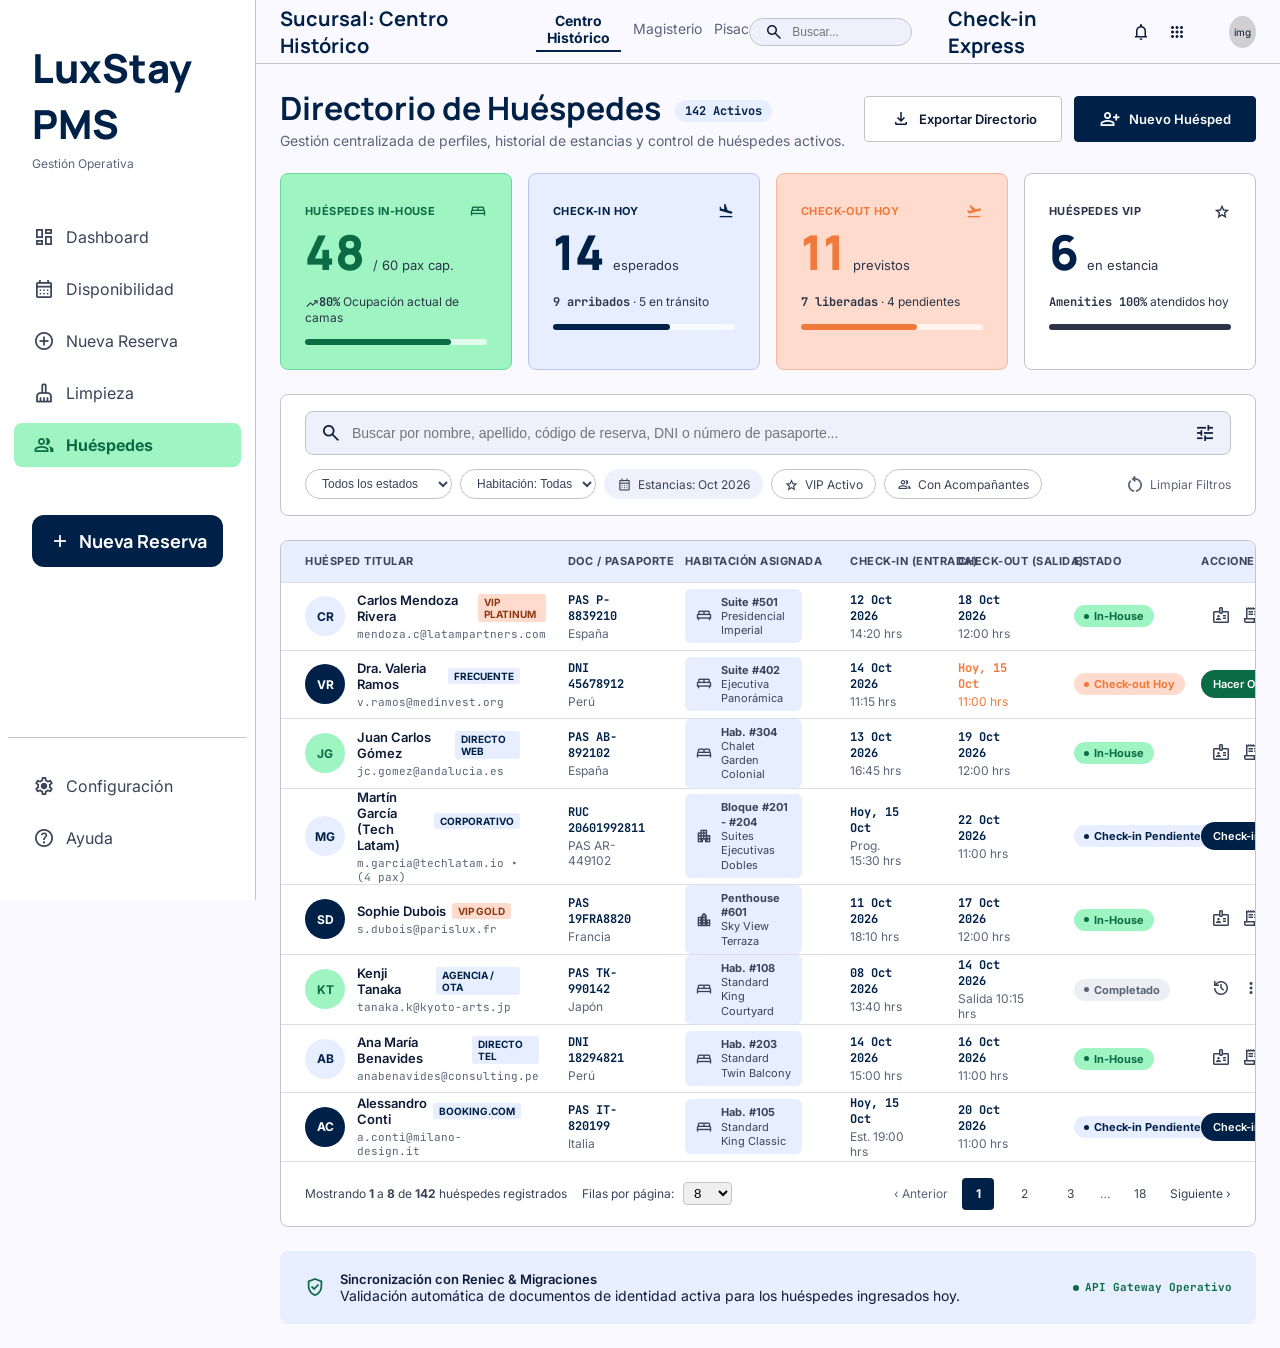
<file: Mod_Sistema de Gestion Hotelera/Modulo Huespedes/code.html>
<!DOCTYPE html>
<html lang="es">
<head>
  <meta charset="UTF-8">
  <meta name="viewport" content="width=device-width, initial-scale=1.0">
  <title>LuxStay PMS - Directorio de Huéspedes</title>
  <link href="https://fonts.googleapis.com/css2?family=Inter:wght@400;500;600;700&family=Manrope:wght@600;700;800&family=JetBrains+Mono:wght@500;700&display=swap" rel="stylesheet">
  <link href="https://fonts.googleapis.com/css2?family=Material+Symbols+Outlined:opsz,wght,FILL,GRAD@24,400,0,0" rel="stylesheet">
  <link rel="stylesheet" href="styles.css">
</head>
<body>

  <!-- ===== SIDEBAR: navegación entre módulos (igual que Limpieza) ===== -->
  <aside class="sidebar">
    <div>
      <div class="brand"><h1>LuxStay PMS</h1><p>Gestión Operativa</p></div>
      <nav class="nav-menu">
        <a href="../modulo_de_dashboard/code.html" class="nav-item"><span class="ms">dashboard</span>Dashboard</a>
        <a href="../Sistema Web Modulo de Disponibilidad/index.html" class="nav-item"><span class="ms">calendar_month</span>Disponibilidad</a>
        <a href="../modulo_nueva_reserva_paso_1/code.html" class="nav-item"><span class="ms">add_circle</span>Nueva Reserva</a>
        <a href="../modulo_de_limpieza_y_mantenimiento/code.html" class="nav-item"><span class="ms">cleaning_services</span>Limpieza</a>
        <!-- Módulo actual: Directorio de Huéspedes -->
        <a href="code.html" class="nav-item active"><span class="ms">group</span>Huéspedes</a>
      </nav>
      <a href="../modulo_nueva_reserva_paso_1/code.html" class="btn-new-res"><span class="ms">add</span>Nueva Reserva</a>
    </div>
    <div class="sidebar-bottom">
      <a href="#" class="nav-item"><span class="ms">settings</span>Configuración</a>
      <a href="#" class="nav-item"><span class="ms">help</span>Ayuda</a>
    </div>
  </aside>

  <div class="main-wrapper">

    <!-- ===== TOPBAR · HU-GU-01: Como recepcionista, quiero cambiar de sucursal para ver los huéspedes de cada hotel ===== -->
    <header class="topbar">
      <div class="branch-area">
        <span class="branch-title">Sucursal: Centro Histórico</span>
        <div class="branch-tabs" id="branchTabs">
          <button class="tab active">Centro Histórico</button>
          <button class="tab">Magisterio</button>
          <button class="tab">Pisac</button>
        </div>
      </div>
      <div class="top-right">
        <label class="search-pill"><span class="ms">search</span><input type="text" placeholder="Buscar..."></label>
        <a href="../modulo_nueva_reserva_paso_1/code.html" class="express-link">Check-in Express</a>
        <button class="btn-icon" title="Notificaciones"><span class="ms">notifications</span></button>
        <button class="btn-icon" title="Aplicaciones"><span class="ms">apps</span></button>
        <div class="avatar">img</div>
      </div>
    </header>

    <main class="content">

      <!-- ===== ENCABEZADO · HU-GU-06: Como recepcionista, quiero registrar un nuevo huésped y exportar el directorio ===== -->
      <div class="page-header">
        <div>
          <h2>Directorio de Huéspedes <span class="title-badge" id="activeBadge">142 Activos</span></h2>
          <p>Gestión centralizada de perfiles, historial de estancias y control de huéspedes activos.</p>
        </div>
        <div class="header-actions">
          <button class="btn-outline" id="btnExport"><span class="ms">download</span>Exportar Directorio</button>
          <button class="btn-dark" id="btnNew"><span class="ms">person_add</span>Nuevo Huésped</button>
        </div>
      </div>

      <!-- ===== INDICADORES · HU-GU-02: Como supervisor, quiero ver huéspedes in-house, check-in/out de hoy y VIP para organizar el turno.
           (Las tarjetas se generan desde script.js según la sucursal) ===== -->
      <section class="kpi-grid" id="kpiGrid"></section>

      <!-- ===== BÚSQUEDA Y FILTROS · HU-GU-03: Como recepcionista, quiero buscar y filtrar huéspedes por nombre, documento, estado y habitación ===== -->
      <section class="filters-card">
        <label class="search-big">
          <span class="ms">search</span>
          <input type="text" id="searchInput" placeholder="Buscar por nombre, apellido, código de reserva, DNI o número de pasaporte...">
          <span class="ms">tune</span>
        </label>
        <div class="chips">
          <select class="chip" id="fState">
            <option value="all">Todos los estados</option>
            <option value="inhouse">En Casa (In-House)</option>
            <option value="outtoday">Check-out Hoy</option>
            <option value="pending">Check-in Pendiente</option>
            <option value="done">Completado</option>
          </select>
          <select class="chip" id="fRoom">
            <option value="all">Habitación: Todas</option>
            <option value="s">Suites</option>
            <option value="h">Habitaciones</option>
            <option value="o">Cabañas / Otros</option>
          </select>
          <span class="chip chip-static"><span class="ms">calendar_month</span>Estancias: Oct 2026</span>
          <button class="chip" id="chipVip"><span class="ms">star</span>VIP Activo</button>
          <button class="chip" id="chipPax"><span class="ms">group</span>Con Acompañantes</button>
          <button class="clear-link" id="btnClear"><span class="ms">restart_alt</span>Limpiar Filtros</button>
        </div>
      </section>

      <!-- ===== LISTADO · HU-GU-04: Como recepcionista, quiero ver documento, habitación, fechas y estado de cada huésped.
                         HU-GU-05: Como recepcionista, quiero hacer Check-in / Check-out desde la lista. ===== -->
      <section class="table-card">
        <table class="gtable">
          <colgroup><col style="width:27%"><col style="width:12%"><col style="width:17%"><col style="width:11%"><col style="width:12%"><col style="width:13%"><col></colgroup>
          <thead>
            <tr><th>HUÉSPED TITULAR</th><th>DOC / PASAPORTE</th><th>HABITACIÓN ASIGNADA</th><th>CHECK-IN (ENTRADA)</th><th>CHECK-OUT (SALIDA)</th><th>ESTADO</th><th class="th-actions">ACCIONES</th></tr>
          </thead>
          <tbody id="guestsBody"></tbody>
        </table>
        <!-- Paginación (visual) -->
        <div class="table-foot">
          <div><span id="footInfo"></span> &nbsp;&nbsp;&nbsp; Filas por página: <select><option>8</option><option>16</option></select></div>
          <div class="pager" id="pager"></div>
        </div>
      </section>

      <!-- Banner informativo: validación de identidad -->
      <div class="sync-banner">
        <div><span class="ms">verified_user</span><div><b>Sincronización con Reniec &amp; Migraciones</b>Validación automática de documentos de identidad activa para los huéspedes ingresados hoy.</div></div>
        <span class="api-ok">API Gateway Operativo</span>
      </div>
    </main>
  </div>

  <div class="toast" id="toast"></div>
  <script src="script.js"></script>
</body>
</html>
</file>
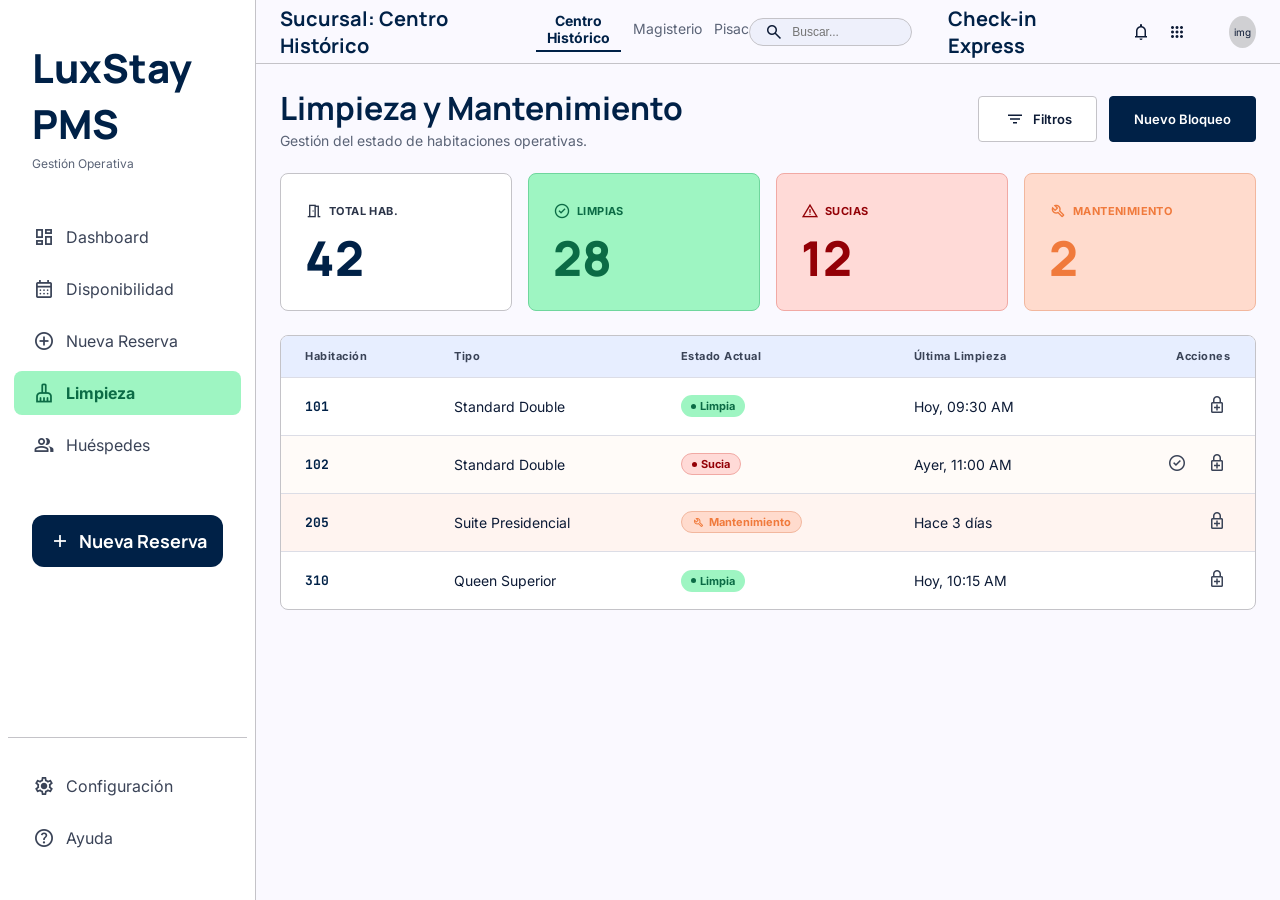
<file: Mod_Sistema de Gestion Hotelera/Modulo Mantenimiento y Limpieza/code.html>
<!DOCTYPE html>
<html lang="es">
<head>
  <meta charset="UTF-8">
  <meta name="viewport" content="width=device-width, initial-scale=1.0">
  <title>LuxStay PMS - Limpieza y Mantenimiento</title>
  <!-- Tipografías: Manrope (títulos), Inter (texto), JetBrains Mono (N° de habitación) e iconos Material Symbols (los del diseño) -->
  <link href="https://fonts.googleapis.com/css2?family=Inter:wght@400;500;600;700&family=Manrope:wght@600;700;800&family=JetBrains+Mono:wght@700&display=swap" rel="stylesheet">
  <link href="https://fonts.googleapis.com/css2?family=Material+Symbols+Outlined:opsz,wght,FILL,GRAD@24,400,0,0" rel="stylesheet">
  <link rel="stylesheet" href="styles.css">
</head>
<body>

  <!-- ===== SIDEBAR: menú de navegación entre módulos ===== -->
  <aside class="sidebar">
    <div>
      <div class="brand">
        <h1>LuxStay PMS</h1>
        <p>Gestión Operativa</p>
      </div>

      <nav class="nav-menu">
        <a href="../modulo_de_dashboard/code.html" class="nav-item"><span class="ms">dashboard</span>Dashboard</a>
        <!-- Módulo de tu compañero (Disponibilidad). Ajusta la ruta si renombran la carpeta -->
        <a href="../Sistema Web Modulo de Disponibilidad/index.html" class="nav-item"><span class="ms">calendar_month</span>Disponibilidad</a>
        <a href="../modulo_nueva_reserva_paso_1/code.html" class="nav-item"><span class="ms">add_circle</span>Nueva Reserva</a>
        <!-- Módulo actual: Limpieza y Mantenimiento -->
        <a href="code.html" class="nav-item active"><span class="ms">cleaning_services</span>Limpieza</a>
        <a href="../modulo_de_huespedes_directorio/code.html" class="nav-item"><span class="ms">group</span>Huéspedes</a>
      </nav>

      <a href="../modulo_nueva_reserva_paso_1/code.html" class="btn-new-res"><span class="ms">add</span>Nueva Reserva</a>
    </div>

    <div class="sidebar-bottom">
      <a href="#" class="nav-item"><span class="ms">settings</span>Configuración</a>
      <a href="#" class="nav-item"><span class="ms">help</span>Ayuda</a>
    </div>
  </aside>

  <div class="main-wrapper">

    <!-- ===== TOPBAR =====
         HU-LM-01: Como recepcionista/ama de llaves, quiero ver y cambiar de sucursal
         para gestionar la limpieza de cada hotel. -->
    <header class="topbar">
      <div class="branch-area">
        <span class="branch-title">Sucursal: Centro Histórico</span>
        <div class="branch-tabs" id="branchTabs">
          <button class="tab active">Centro Histórico</button>
          <button class="tab">Magisterio</button>
          <button class="tab">Pisac</button>
        </div>
      </div>

      <div class="top-right">
        <!-- Buscador: filtra la tabla por N° de habitación o tipo -->
        <label class="search-pill">
          <span class="ms">search</span>
          <input type="text" id="searchInput" placeholder="Buscar...">
        </label>
        <a href="../modulo_nueva_reserva_paso_1/code.html" class="express-link">Check-in Express</a>
        <button class="btn-icon" title="Notificaciones"><span class="ms">notifications</span></button>
        <button class="btn-icon" title="Aplicaciones"><span class="ms">apps</span></button>
        <!-- Placeholder de la foto de perfil: reemplazar por <img src="..."> -->
        <div class="avatar">img</div>
      </div>
    </header>

    <main class="content">

      <!-- ===== ENCABEZADO DE PÁGINA =====
           HU-LM-05: Como ama de llaves, quiero filtrar habitaciones por estado.
           HU-LM-04: Como técnico/recepcionista, quiero crear un bloqueo por mantenimiento. -->
      <div class="page-header">
        <div>
          <h2>Limpieza y Mantenimiento</h2>
          <p>Gestión del estado de habitaciones operativas.</p>
        </div>
        <div class="header-actions">
          <button class="btn-outline" id="btnFilters"><span class="ms">filter_list</span>Filtros</button>
          <button class="btn-dark" id="btnNewBlock">Nuevo Bloqueo</button>
        </div>
      </div>

      <!-- Panel de filtros (se muestra al pulsar "Filtros") -->
      <div class="filter-panel hidden" id="filterPanel">
        <label>Estado:
          <select id="statusFilter">
            <option value="all">Todos</option>
            <option value="limpia">Limpia</option>
            <option value="sucia">Sucia</option>
            <option value="mantenimiento">Mantenimiento</option>
          </select>
        </label>
      </div>

      <!-- ===== RESUMEN DE ESTADOS =====
           HU-LM-02: Como ama de llaves, quiero ver el total de habitaciones limpias,
           sucias y en mantenimiento para priorizar mi turno. -->
      <section class="kpi-grid">
        <div class="kpi kpi-total">
          <span class="kpi-label"><span class="ms">meeting_room</span>Total Hab.</span>
          <strong id="kTotal">42</strong>
        </div>
        <div class="kpi kpi-clean">
          <span class="kpi-label"><span class="ms">check_circle</span>Limpias</span>
          <strong id="kClean">28</strong>
        </div>
        <div class="kpi kpi-dirty">
          <span class="kpi-label"><span class="ms">warning</span>Sucias</span>
          <strong id="kDirty">12</strong>
        </div>
        <div class="kpi kpi-maint">
          <span class="kpi-label"><span class="ms">build</span>Mantenimiento</span>
          <strong id="kMaint">2</strong>
        </div>
      </section>

      <!-- ===== TABLA DE HABITACIONES =====
           HU-LM-03: Como ama de llaves, quiero ver el estado y la última limpieza de cada
           habitación, y marcarla como limpia (✓) o bloquearla por mantenimiento (candado). -->
      <section class="table-card">
        <table>
          <colgroup><col style="width:15.3%"><col style="width:23.3%"><col style="width:23.9%"><col></colgroup>
          <thead>
            <tr>
              <th>Habitación</th>
              <th>Tipo</th>
              <th>Estado Actual</th>
              <th>Última Limpieza</th>
              <th class="th-actions">Acciones</th>
            </tr>
          </thead>
          <!-- Filas generadas desde script.js (datos de ejemplo) -->
          <tbody id="roomsBody"></tbody>
        </table>
      </section>
    </main>
  </div>

  <!-- ===== MODAL: NUEVO BLOQUEO (HU-LM-04) ===== -->
  <div class="modal-overlay hidden" id="modalBlock">
    <div class="modal-card">
      <div class="modal-head">
        <h3>Nuevo Bloqueo por Mantenimiento</h3>
        <button class="btn-icon" id="closeModal" title="Cerrar"><span class="ms">close</span></button>
      </div>
      <div class="modal-body">
        <label>Habitación
          <select id="blockRoom"></select>
        </label>
        <label>Motivo técnico
          <input type="text" id="blockReason" placeholder="Ej: Fuga de agua, falla de A/C...">
        </label>
        <div class="modal-actions">
          <button class="btn-outline" id="cancelModal">Cancelar</button>
          <button class="btn-dark" id="confirmBlock">Confirmar Bloqueo</button>
        </div>
      </div>
    </div>
  </div>

  <div class="toast" id="toast"></div>
  <script src="script.js"></script>
</body>
</html>
</file>
<file: Mod_Sistema de Gestion Hotelera/Modulo Huespedes/styles.css>
/* ===== VARIABLES (colores tomados del diseño) ===== */
:root {
  --bg: #faf9ff; --navy: #002147; --mint: #9ef5c2; --green: #0b6b45;
  --red-bg: #ffdad7; --red: #930006; --orange-bg: #ffdbcd; --orange: #f07a3c;
  --head: #e7eeff; --line: #c4c3c8; --text: #0d1b36; --muted: #5b6477;
}
* { margin: 0; padding: 0; box-sizing: border-box; }
body { display: flex; min-height: 100vh; background: var(--bg); color: var(--text); font-family: Inter, system-ui, sans-serif; }
a { color: inherit; text-decoration: none; }
button { font-family: inherit; cursor: pointer; }
.hidden { display: none !important; }

/* Iconos Material Symbols */
.ms { font-family: 'Material Symbols Outlined'; font-weight: 400; font-style: normal; font-size: 22px; line-height: 1;
  display: inline-block; white-space: nowrap; letter-spacing: normal; text-transform: none; font-feature-settings: 'liga'; -webkit-font-smoothing: antialiased; }

/* ===== SIDEBAR ===== */
.sidebar { width: 256px; flex-shrink: 0; background: #fff; border-right: 1px solid var(--line); padding: 40px 0; display: flex; flex-direction: column; justify-content: space-between; position: sticky; top: 0; height: 100vh; }
.brand { padding: 0 32px; margin-bottom: 44px; }
.brand h1 { font: 800 40px/56px Manrope, sans-serif; color: var(--navy); }
.brand p { font-size: 12px; color: var(--muted); margin-top: 4px; }
.nav-menu { display: flex; flex-direction: column; gap: 8px; }
.nav-item { display: flex; align-items: center; gap: 11px; height: 44px; margin: 0 14px; padding: 0 19px; border-radius: 8px; font-size: 16px; color: #3a4357; }
.nav-item:hover { background: #f0f2fe; }
.nav-item.active { background: var(--mint); color: var(--green); font-weight: 700; }
.btn-new-res { margin: 48px 32px 0; height: 52px; display: flex; align-items: center; justify-content: center; gap: 8px; background: var(--navy); color: #fff; border-radius: 12px; font: 700 18px Manrope, sans-serif; }
.sidebar-bottom { margin: 0 8px; padding: 26px 6px 0; border-top: 1px solid var(--line); display: flex; flex-direction: column; gap: 8px; }
.sidebar-bottom .nav-item { margin: 0; }

/* ===== TOPBAR ===== */
.main-wrapper { flex: 1; min-width: 0; }
.topbar { height: 64px; border-bottom: 1px solid var(--line); display: flex; justify-content: space-between; align-items: center; padding: 0 24px; }
.branch-area { display: flex; align-items: center; gap: 24px; }
.branch-title { font: 700 20px Manrope, sans-serif; color: var(--navy); }
.branch-tabs { display: flex; gap: 12px; }
.tab { background: none; border: none; border-bottom: 2px solid transparent; font-size: 14px; color: var(--muted); padding: 0 0 4px; }
.tab.active { color: var(--navy); font-weight: 700; border-color: var(--navy); }
.top-right { display: flex; align-items: center; gap: 16px; }
.search-pill { display: flex; align-items: center; gap: 8px; width: 190px; height: 28px; padding: 0 14px; margin-right: 20px; background: #eef0fb; border: 1px solid var(--line); border-radius: 14px; }
.search-pill .ms { font-size: 20px; }
.search-pill input { border: none; background: none; outline: none; font-size: 12px; width: 100%; }
.express-link { font: 700 20px Manrope, sans-serif; color: var(--navy); margin-right: 26px; }
.btn-icon { background: none; border: none; color: var(--text); display: flex; }
.btn-icon .ms { font-size: 20px; }
.avatar { width: 32px; height: 32px; margin-left: 26px; border-radius: 50%; background: #d0d0d3; font-size: 10px; display: flex; align-items: center; justify-content: center; }

/* ===== CONTENIDO ===== */
.content { padding: 24px; display: flex; flex-direction: column; gap: 24px; }
.page-header { display: flex; justify-content: space-between; align-items: center; }
.page-header h2 { font: 700 32px/40px Manrope, sans-serif; color: var(--navy); }
.page-header p { font-size: 14px; color: var(--muted); margin-top: 4px; }
.header-actions { display: flex; gap: 12px; }
.btn-outline, .btn-dark { display: flex; align-items: center; justify-content: center; gap: 8px; height: 46px; padding: 0 24px; border-radius: 4px; font-size: 13px; font-weight: 600; }
.btn-outline { background: #fff; border: 1px solid var(--line); color: var(--text); padding: 0 24px 0 26px; }
.btn-outline .ms { font-size: 20px; }
.btn-dark { background: var(--navy); border: 1px solid var(--navy); color: #fff; }
.btn-dark:hover { opacity: .9; }
.filter-panel { background: #fff; border: 1px solid var(--line); border-radius: 8px; padding: 12px 16px; font-size: 14px; }
.filter-panel select { margin-left: 8px; padding: 4px 8px; }

/* Tarjetas de resumen */
.kpi-grid { display: grid; grid-template-columns: repeat(4, 1fr); gap: 16px; }
.kpi { border: 1px solid var(--line); border-radius: 8px; padding: 28px 24px 24px; height: 138px; display: flex; flex-direction: column; justify-content: space-between; }
.kpi-label { display: flex; align-items: center; gap: 6px; font-size: 11px; font-weight: 700; text-transform: uppercase; letter-spacing: .4px; }
.kpi-label .ms { font-size: 18px; }
.kpi strong { font: 800 48px/1 Manrope, sans-serif; margin-bottom: 4px; }
.kpi-total { background: #fff; color: #2b3448; } .kpi-total strong { color: var(--navy); }
.kpi-clean { background: var(--mint); border-color: #6fd69d; color: var(--green); }
.kpi-dirty { background: var(--red-bg); border-color: #f1a9a4; color: var(--red); }
.kpi-maint { background: var(--orange-bg); border-color: #f2b79e; color: var(--orange); }

/* Tabla */
.table-card { background: #fff; border: 1px solid var(--line); border-radius: 8px; overflow: hidden; }
table { width: 100%; border-collapse: collapse; table-layout: fixed; font-size: 14px; }
th { background: var(--head); text-align: left; height: 41px; padding: 0 24px; font-size: 11px; font-weight: 700; color: #3a4357; letter-spacing: .5px; }
td { height: 58px; padding: 0 24px; border-top: 1px solid #dcdde6; }
th.th-actions { text-align: right; padding-right: 25px; }
td.actions { text-align: right; padding-right: 28px; white-space: nowrap; }
.room-num { font: 700 13px 'JetBrains Mono', monospace; color: var(--navy); }
tr.row-sucia { background: #fffbf8; }
tr.row-mantenimiento { background: #fff4f0; }
.badge { display: inline-flex; align-items: center; gap: 4px; height: 22px; padding: 0 10px; border-radius: 99px; font-size: 11px; font-weight: 700; }
.badge .ms { font-size: 13px; }
.b-limpia::before, .b-sucia::before { content: ''; width: 5px; height: 5px; border-radius: 50%; background: currentColor; }
.b-limpia { background: var(--mint); color: var(--green); }
.b-sucia { background: var(--red-bg); color: var(--red); border: 1px solid #f1a9a4; }
.b-mantenimiento { background: var(--orange-bg); color: var(--orange); border: 1px solid #f2b79e; }
.actions button { background: none; border: none; color: #3a4357; margin-left: 16px; vertical-align: middle; }
.actions button:hover { color: var(--green); }
.actions .ms { font-size: 20px; }
.empty { text-align: center; color: var(--muted); }

/* Modal y aviso */
.modal-overlay { position: fixed; inset: 0; background: rgba(0,33,71,.45); display: flex; align-items: center; justify-content: center; z-index: 50; }
.modal-card { background: #fff; border-radius: 10px; width: 100%; max-width: 420px; overflow: hidden; }
.modal-head { background: var(--navy); color: #fff; padding: 14px 18px; display: flex; justify-content: space-between; align-items: center; }
.modal-head h3 { font: 700 15px Manrope, sans-serif; }
.modal-head .btn-icon { color: #fff; }
.modal-body { padding: 20px; display: flex; flex-direction: column; gap: 14px; font-size: 13px; font-weight: 600; }
.modal-body select, .modal-body input { display: block; width: 100%; margin-top: 6px; padding: 9px; border: 1px solid var(--line); border-radius: 6px; font: 400 13px Inter, sans-serif; }
.modal-actions { display: flex; gap: 10px; justify-content: flex-end; }
.toast { position: fixed; bottom: 20px; right: 20px; background: var(--navy); color: #fff; padding: 12px 18px; border-radius: 8px; font-size: 13px; opacity: 0; transform: translateY(80px); transition: .3s; z-index: 100; }
.toast.show { opacity: 1; transform: none; }

@media (max-width: 900px) {
  .sidebar { display: none; }
  .kpi-grid { grid-template-columns: repeat(2, 1fr); }
  .topbar { flex-wrap: wrap; height: auto; padding: 12px; gap: 8px; }
  .table-card { overflow-x: auto; }
}

/* ===================== ESTILOS PROPIOS: DIRECTORIO DE HUÉSPEDES ===================== */
.title-badge { font: 700 12px 'JetBrains Mono', monospace; background: var(--head); color: var(--navy); padding: 3px 10px; border-radius: 99px; vertical-align: middle; margin-left: 8px; }
.kpi-g { height: auto; gap: 8px; justify-content: flex-start; }
.kpi-g .kpi-label { justify-content: space-between; }
.kpi-g .kpi-label span:first-child { display: flex; align-items: center; gap: 6px; }
.kpi-blue { background: var(--head); border-color: #b9c7ee; color: var(--navy); }
.num { display: flex; align-items: baseline; gap: 8px; }
.num small { font-size: 13px; color: #2b3448; }
.kpi-sub { font-size: 12px; color: #2b3448; margin-top: 6px; }
.kpi-sub b { font-family: 'JetBrains Mono', monospace; }
.bar { height: 6px; border-radius: 99px; background: rgba(255,255,255,.7); margin-top: 6px; }
.bar i { display: block; height: 100%; border-radius: 99px; background: currentColor; }

/* Búsqueda y chips de filtro */
.filters-card { background: #fff; border: 1px solid var(--line); border-radius: 8px; padding: 16px 24px; display: flex; flex-direction: column; gap: 14px; }
.search-big { display: flex; align-items: center; gap: 10px; height: 44px; padding: 0 14px; background: #eef0fb; border: 1px solid var(--line); border-radius: 8px; }
.search-big input { flex: 1; border: none; background: none; outline: none; font-size: 14px; }
.chips { display: flex; align-items: center; gap: 8px; flex-wrap: wrap; }
.chip { display: inline-flex; align-items: center; gap: 6px; height: 30px; padding: 0 12px; border: 1px solid var(--line); border-radius: 99px; background: #fff; font-size: 12px; color: #3a4357; }
.chip .ms { font-size: 15px; }
select.chip { padding-right: 6px; cursor: pointer; }
button.chip { cursor: pointer; font-family: inherit; }
.chip.on { background: var(--navy); border-color: var(--navy); color: #fff; }
.chip-static { background: #eef0fb; border-color: transparent; }
.clear-link { margin-left: auto; background: none; border: none; font-size: 12px; color: var(--muted); display: flex; align-items: center; gap: 4px; cursor: pointer; }

/* Tabla de huéspedes */
.gtable td { height: 68px; }
.gtable th { white-space: nowrap; }
.guest { display: flex; align-items: center; gap: 12px; }
.gav { width: 40px; height: 40px; border-radius: 50%; display: flex; align-items: center; justify-content: center; font-size: 12px; font-weight: 700; flex-shrink: 0; }
.av0 { background: var(--head); color: var(--navy); } .av1 { background: var(--navy); color: #fff; } .av2 { background: var(--mint); color: var(--green); }
.gname { font-size: 13px; font-weight: 600; display: flex; align-items: center; gap: 6px; }
.gmail, .mono, .doc { font-family: 'JetBrains Mono', monospace; }
.gmail { font-size: 11px; color: var(--muted); margin-top: 3px; }
.tag { font-size: 10px; font-weight: 700; text-transform: uppercase; padding: 2px 6px; border-radius: 3px; background: var(--head); color: var(--navy); }
.tag-vip { background: var(--orange-bg); color: #8a3a12; }
.doc, .mono { font-size: 12px; font-weight: 700; color: var(--navy); }
.sub { font-size: 12px; color: var(--muted); margin-top: 2px; }
.warn { color: var(--orange); }
.room-chip { display: inline-flex; align-items: center; gap: 8px; background: var(--head); border-radius: 6px; padding: 6px 10px; color: #3a4357; }
.room-chip div { display: flex; flex-direction: column; font-size: 11px; line-height: 1.3; }
.room-chip b { font-weight: 700; }
.room-chip .ms { font-size: 18px; }
.pill { display: inline-flex; align-items: center; gap: 5px; height: 22px; padding: 0 10px; border-radius: 99px; font-size: 11px; font-weight: 700; white-space: nowrap; }
.pill::before { content: ''; width: 5px; height: 5px; border-radius: 50%; background: currentColor; }
.p-green { background: var(--mint); color: var(--green); } .p-orange { background: var(--orange-bg); color: var(--orange); }
.p-blue { background: var(--head); color: var(--navy); } .p-gray { background: #eceef4; color: var(--muted); }
.actions .ic { margin-left: 10px; }
.actions .btn-mini { margin: 0 4px 0 0; height: 28px; padding: 0 12px; border-radius: 99px; font-size: 11px; font-weight: 600; color: #fff; }
.btn-mini.green { background: var(--green); } .btn-mini.navy { background: var(--navy); }
.gtable .actions { padding-right: 20px; }

/* Pie de tabla y paginación */
.table-foot { display: flex; justify-content: space-between; align-items: center; padding: 16px 24px; border-top: 1px solid #dcdde6; font-size: 12px; color: #3a4357; }
.table-foot select { margin-left: 6px; padding: 2px 6px; border: 1px solid var(--line); border-radius: 4px; }
.pager { display: flex; align-items: center; gap: 14px; }
.pager .pg { min-width: 32px; height: 32px; border-radius: 4px; display: flex; align-items: center; justify-content: center; }
.pager .pg.on { background: var(--navy); color: #fff; font-weight: 700; }
.pager .dim { color: var(--muted); }
.sync-banner { display: flex; justify-content: space-between; align-items: center; background: var(--head); border-radius: 8px; padding: 20px 24px; font-size: 14px; }
.sync-banner > div { display: flex; align-items: center; gap: 14px; } .sync-banner b { display: block; font-size: 13px; font-weight: 600; }
.sync-banner .ms { color: var(--green); }
.api-ok { font: 700 11px 'JetBrains Mono', monospace; color: var(--green); }
.api-ok::before { content: ''; display: inline-block; width: 6px; height: 6px; border-radius: 50%; background: var(--green); margin-right: 6px; }
@media (max-width: 1100px) { .gtable { min-width: 980px; } .kpi-grid { grid-template-columns: repeat(2, 1fr); } }
</file>
<file: Mod_Sistema de Gestion Hotelera/Modulo Mantenimiento y Limpieza/styles.css>
/* ===== VARIABLES (colores tomados del diseño) ===== */
:root {
  --bg: #faf9ff; --navy: #002147; --mint: #9ef5c2; --green: #0b6b45;
  --red-bg: #ffdad7; --red: #930006; --orange-bg: #ffdbcd; --orange: #f07a3c;
  --head: #e7eeff; --line: #c4c3c8; --text: #0d1b36; --muted: #5b6477;
}
* { margin: 0; padding: 0; box-sizing: border-box; }
body { display: flex; min-height: 100vh; background: var(--bg); color: var(--text); font-family: Inter, system-ui, sans-serif; }
a { color: inherit; text-decoration: none; }
button { font-family: inherit; cursor: pointer; }
.hidden { display: none !important; }

/* Iconos Material Symbols */
.ms { font-family: 'Material Symbols Outlined'; font-weight: 400; font-style: normal; font-size: 22px; line-height: 1;
  display: inline-block; white-space: nowrap; letter-spacing: normal; text-transform: none; font-feature-settings: 'liga'; -webkit-font-smoothing: antialiased; }

/* ===== SIDEBAR ===== */
.sidebar { width: 256px; flex-shrink: 0; background: #fff; border-right: 1px solid var(--line); padding: 40px 0; display: flex; flex-direction: column; justify-content: space-between; position: sticky; top: 0; height: 100vh; }
.brand { padding: 0 32px; margin-bottom: 44px; }
.brand h1 { font: 800 40px/56px Manrope, sans-serif; color: var(--navy); }
.brand p { font-size: 12px; color: var(--muted); margin-top: 4px; }
.nav-menu { display: flex; flex-direction: column; gap: 8px; }
.nav-item { display: flex; align-items: center; gap: 11px; height: 44px; margin: 0 14px; padding: 0 19px; border-radius: 8px; font-size: 16px; color: #3a4357; }
.nav-item:hover { background: #f0f2fe; }
.nav-item.active { background: var(--mint); color: var(--green); font-weight: 700; }
.btn-new-res { margin: 48px 32px 0; height: 52px; display: flex; align-items: center; justify-content: center; gap: 8px; background: var(--navy); color: #fff; border-radius: 12px; font: 700 18px Manrope, sans-serif; }
.sidebar-bottom { margin: 0 8px; padding: 26px 6px 0; border-top: 1px solid var(--line); display: flex; flex-direction: column; gap: 8px; }
.sidebar-bottom .nav-item { margin: 0; }

/* ===== TOPBAR ===== */
.main-wrapper { flex: 1; min-width: 0; }
.topbar { height: 64px; border-bottom: 1px solid var(--line); display: flex; justify-content: space-between; align-items: center; padding: 0 24px; }
.branch-area { display: flex; align-items: center; gap: 24px; }
.branch-title { font: 700 20px Manrope, sans-serif; color: var(--navy); }
.branch-tabs { display: flex; gap: 12px; }
.tab { background: none; border: none; border-bottom: 2px solid transparent; font-size: 14px; color: var(--muted); padding: 0 0 4px; }
.tab.active { color: var(--navy); font-weight: 700; border-color: var(--navy); }
.top-right { display: flex; align-items: center; gap: 16px; }
.search-pill { display: flex; align-items: center; gap: 8px; width: 190px; height: 28px; padding: 0 14px; margin-right: 20px; background: #eef0fb; border: 1px solid var(--line); border-radius: 14px; }
.search-pill .ms { font-size: 20px; }
.search-pill input { border: none; background: none; outline: none; font-size: 12px; width: 100%; }
.express-link { font: 700 20px Manrope, sans-serif; color: var(--navy); margin-right: 26px; }
.btn-icon { background: none; border: none; color: var(--text); display: flex; }
.btn-icon .ms { font-size: 20px; }
.avatar { width: 32px; height: 32px; margin-left: 26px; border-radius: 50%; background: #d0d0d3; font-size: 10px; display: flex; align-items: center; justify-content: center; }

/* ===== CONTENIDO ===== */
.content { padding: 24px; display: flex; flex-direction: column; gap: 24px; }
.page-header { display: flex; justify-content: space-between; align-items: center; }
.page-header h2 { font: 700 32px/40px Manrope, sans-serif; color: var(--navy); }
.page-header p { font-size: 14px; color: var(--muted); margin-top: 4px; }
.header-actions { display: flex; gap: 12px; }
.btn-outline, .btn-dark { display: flex; align-items: center; justify-content: center; gap: 8px; height: 46px; padding: 0 24px; border-radius: 4px; font-size: 13px; font-weight: 600; }
.btn-outline { background: #fff; border: 1px solid var(--line); color: var(--text); padding: 0 24px 0 26px; }
.btn-outline .ms { font-size: 20px; }
.btn-dark { background: var(--navy); border: 1px solid var(--navy); color: #fff; }
.btn-dark:hover { opacity: .9; }
.filter-panel { background: #fff; border: 1px solid var(--line); border-radius: 8px; padding: 12px 16px; font-size: 14px; }
.filter-panel select { margin-left: 8px; padding: 4px 8px; }

/* Tarjetas de resumen */
.kpi-grid { display: grid; grid-template-columns: repeat(4, 1fr); gap: 16px; }
.kpi { border: 1px solid var(--line); border-radius: 8px; padding: 28px 24px 24px; height: 138px; display: flex; flex-direction: column; justify-content: space-between; }
.kpi-label { display: flex; align-items: center; gap: 6px; font-size: 11px; font-weight: 700; text-transform: uppercase; letter-spacing: .4px; }
.kpi-label .ms { font-size: 18px; }
.kpi strong { font: 800 48px/1 Manrope, sans-serif; margin-bottom: 4px; }
.kpi-total { background: #fff; color: #2b3448; } .kpi-total strong { color: var(--navy); }
.kpi-clean { background: var(--mint); border-color: #6fd69d; color: var(--green); }
.kpi-dirty { background: var(--red-bg); border-color: #f1a9a4; color: var(--red); }
.kpi-maint { background: var(--orange-bg); border-color: #f2b79e; color: var(--orange); }

/* Tabla */
.table-card { background: #fff; border: 1px solid var(--line); border-radius: 8px; overflow: hidden; }
table { width: 100%; border-collapse: collapse; table-layout: fixed; font-size: 14px; }
th { background: var(--head); text-align: left; height: 41px; padding: 0 24px; font-size: 11px; font-weight: 700; color: #3a4357; letter-spacing: .5px; }
td { height: 58px; padding: 0 24px; border-top: 1px solid #dcdde6; }
th.th-actions { text-align: right; padding-right: 25px; }
td.actions { text-align: right; padding-right: 28px; white-space: nowrap; }
.room-num { font: 700 13px 'JetBrains Mono', monospace; color: var(--navy); }
tr.row-sucia { background: #fffbf8; }
tr.row-mantenimiento { background: #fff4f0; }
.badge { display: inline-flex; align-items: center; gap: 4px; height: 22px; padding: 0 10px; border-radius: 99px; font-size: 11px; font-weight: 700; }
.badge .ms { font-size: 13px; }
.b-limpia::before, .b-sucia::before { content: ''; width: 5px; height: 5px; border-radius: 50%; background: currentColor; }
.b-limpia { background: var(--mint); color: var(--green); }
.b-sucia { background: var(--red-bg); color: var(--red); border: 1px solid #f1a9a4; }
.b-mantenimiento { background: var(--orange-bg); color: var(--orange); border: 1px solid #f2b79e; }
.actions button { background: none; border: none; color: #3a4357; margin-left: 16px; vertical-align: middle; }
.actions button:hover { color: var(--green); }
.actions .ms { font-size: 20px; }
.empty { text-align: center; color: var(--muted); }

/* Modal y aviso */
.modal-overlay { position: fixed; inset: 0; background: rgba(0,33,71,.45); display: flex; align-items: center; justify-content: center; z-index: 50; }
.modal-card { background: #fff; border-radius: 10px; width: 100%; max-width: 420px; overflow: hidden; }
.modal-head { background: var(--navy); color: #fff; padding: 14px 18px; display: flex; justify-content: space-between; align-items: center; }
.modal-head h3 { font: 700 15px Manrope, sans-serif; }
.modal-head .btn-icon { color: #fff; }
.modal-body { padding: 20px; display: flex; flex-direction: column; gap: 14px; font-size: 13px; font-weight: 600; }
.modal-body select, .modal-body input { display: block; width: 100%; margin-top: 6px; padding: 9px; border: 1px solid var(--line); border-radius: 6px; font: 400 13px Inter, sans-serif; }
.modal-actions { display: flex; gap: 10px; justify-content: flex-end; }
.toast { position: fixed; bottom: 20px; right: 20px; background: var(--navy); color: #fff; padding: 12px 18px; border-radius: 8px; font-size: 13px; opacity: 0; transform: translateY(80px); transition: .3s; z-index: 100; }
.toast.show { opacity: 1; transform: none; }

@media (max-width: 900px) {
  .sidebar { display: none; }
  .kpi-grid { grid-template-columns: repeat(2, 1fr); }
  .topbar { flex-wrap: wrap; height: auto; padding: 12px; gap: 8px; }
  .table-card { overflow-x: auto; }
}
</file>
